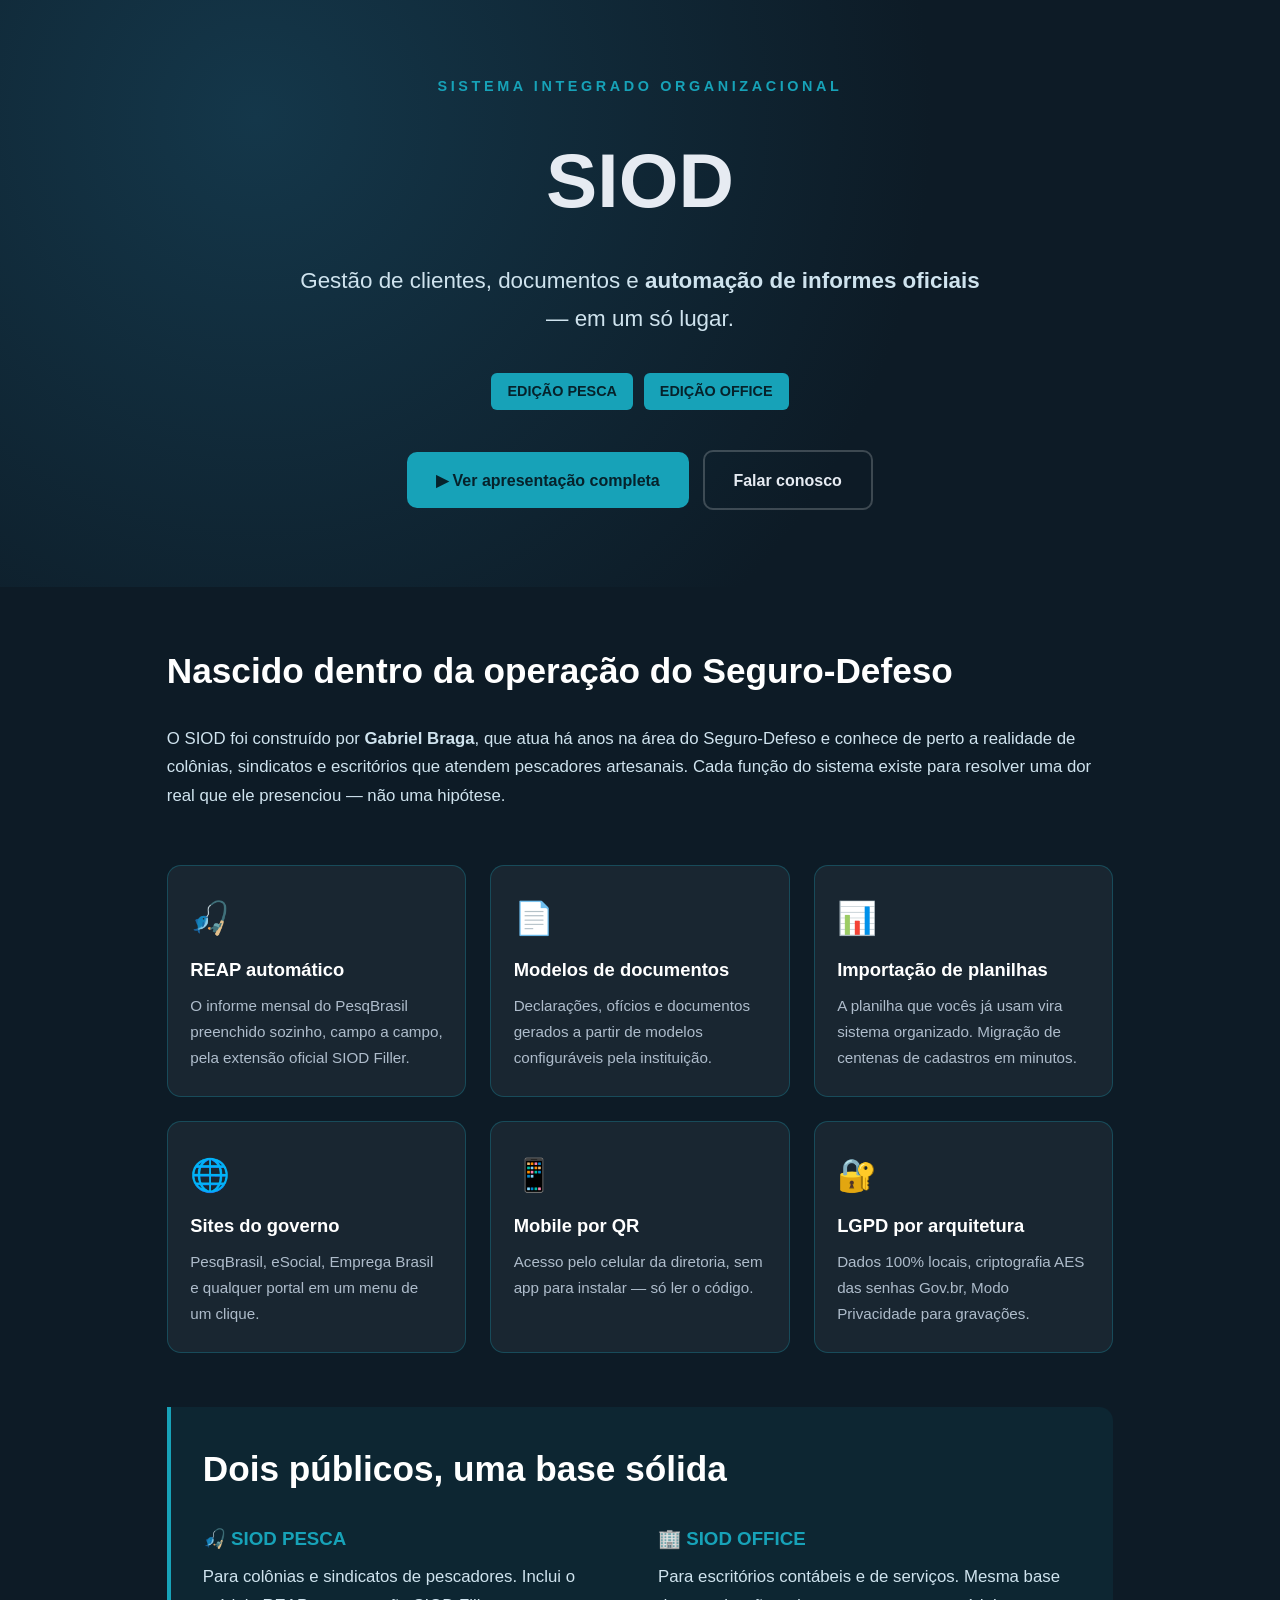
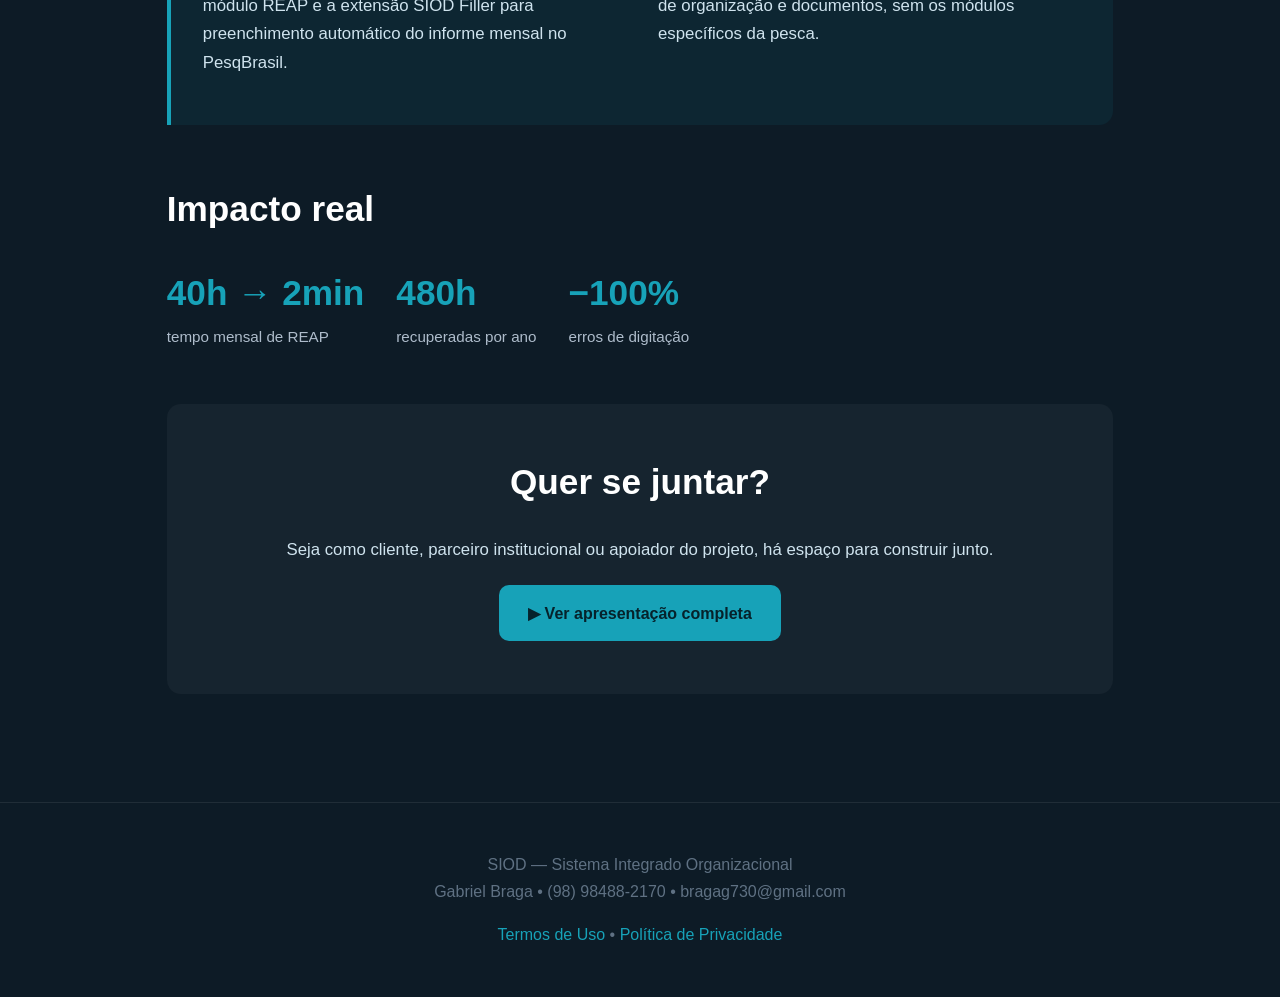
<file: index.html>
<!DOCTYPE html>
<html lang="pt-BR">
<head>
<meta charset="UTF-8">
<meta name="viewport" content="width=device-width, initial-scale=1.0">
<title>SIOD — Sistema Integrado Organizacional</title>
<link rel="stylesheet" href="style.css">
</head>
<body>
<header>
  <div class="hero">
    <span class="kicker">Sistema Integrado Organizacional</span>
    <h1>SIOD</h1>
    <p class="lead">Gestão de clientes, documentos e <b>automação de informes oficiais</b> — em um só lugar.</p>
    <div class="badges">
      <span class="badge">EDIÇÃO PESCA</span>
      <span class="badge">EDIÇÃO OFFICE</span>
    </div>
    <div class="cta">
      <a href="apresentacao/" class="btn btn-primary">▶ Ver apresentação completa</a>
      <a href="mailto:bragag730@gmail.com" class="btn btn-ghost">Falar conosco</a>
    </div>
  </div>
</header>

<main>
  <section class="bloco">
    <h2>Nascido dentro da operação do Seguro-Defeso</h2>
    <p>O SIOD foi construído por <b>Gabriel Braga</b>, que atua há anos na área do Seguro-Defeso e conhece de perto a realidade de colônias, sindicatos e escritórios que atendem pescadores artesanais. Cada função do sistema existe para resolver uma dor real que ele presenciou — não uma hipótese.</p>
  </section>

  <section class="bloco grid">
    <div class="card">
      <div class="ico">🎣</div>
      <h3>REAP automático</h3>
      <p>O informe mensal do PesqBrasil preenchido sozinho, campo a campo, pela extensão oficial SIOD Filler.</p>
    </div>
    <div class="card">
      <div class="ico">📄</div>
      <h3>Modelos de documentos</h3>
      <p>Declarações, ofícios e documentos gerados a partir de modelos configuráveis pela instituição.</p>
    </div>
    <div class="card">
      <div class="ico">📊</div>
      <h3>Importação de planilhas</h3>
      <p>A planilha que vocês já usam vira sistema organizado. Migração de centenas de cadastros em minutos.</p>
    </div>
    <div class="card">
      <div class="ico">🌐</div>
      <h3>Sites do governo</h3>
      <p>PesqBrasil, eSocial, Emprega Brasil e qualquer portal em um menu de um clique.</p>
    </div>
    <div class="card">
      <div class="ico">📱</div>
      <h3>Mobile por QR</h3>
      <p>Acesso pelo celular da diretoria, sem app para instalar — só ler o código.</p>
    </div>
    <div class="card">
      <div class="ico">🔐</div>
      <h3>LGPD por arquitetura</h3>
      <p>Dados 100% locais, criptografia AES das senhas Gov.br, Modo Privacidade para gravações.</p>
    </div>
  </section>

  <section class="bloco destaque">
    <h2>Dois públicos, uma base sólida</h2>
    <div class="duas-colunas">
      <div>
        <h3>🎣 SIOD PESCA</h3>
        <p>Para colônias e sindicatos de pescadores. Inclui o módulo REAP e a extensão SIOD Filler para preenchimento automático do informe mensal no PesqBrasil.</p>
      </div>
      <div>
        <h3>🏢 SIOD OFFICE</h3>
        <p>Para escritórios contábeis e de serviços. Mesma base de organização e documentos, sem os módulos específicos da pesca.</p>
      </div>
    </div>
  </section>

  <section class="bloco">
    <h2>Impacto real</h2>
    <div class="stats">
      <div class="stat"><b>40h → 2min</b><small>tempo mensal de REAP</small></div>
      <div class="stat"><b>480h</b><small>recuperadas por ano</small></div>
      <div class="stat"><b>−100%</b><small>erros de digitação</small></div>
    </div>
  </section>

  <section class="bloco cta-final">
    <h2>Quer se juntar?</h2>
    <p>Seja como cliente, parceiro institucional ou apoiador do projeto, há espaço para construir junto.</p>
    <a href="apresentacao/" class="btn btn-primary">▶ Ver apresentação completa</a>
  </section>
</main>

<footer>
  <p>SIOD — Sistema Integrado Organizacional</p>
  <p>Gabriel Braga • (98) 98488-2170 • bragag730@gmail.com</p>
  <p class="links">
    <a href="termos/">Termos de Uso</a> •
    <a href="privacidade/">Política de Privacidade</a>
  </p>
</footer>
</body>
</html>
</file>
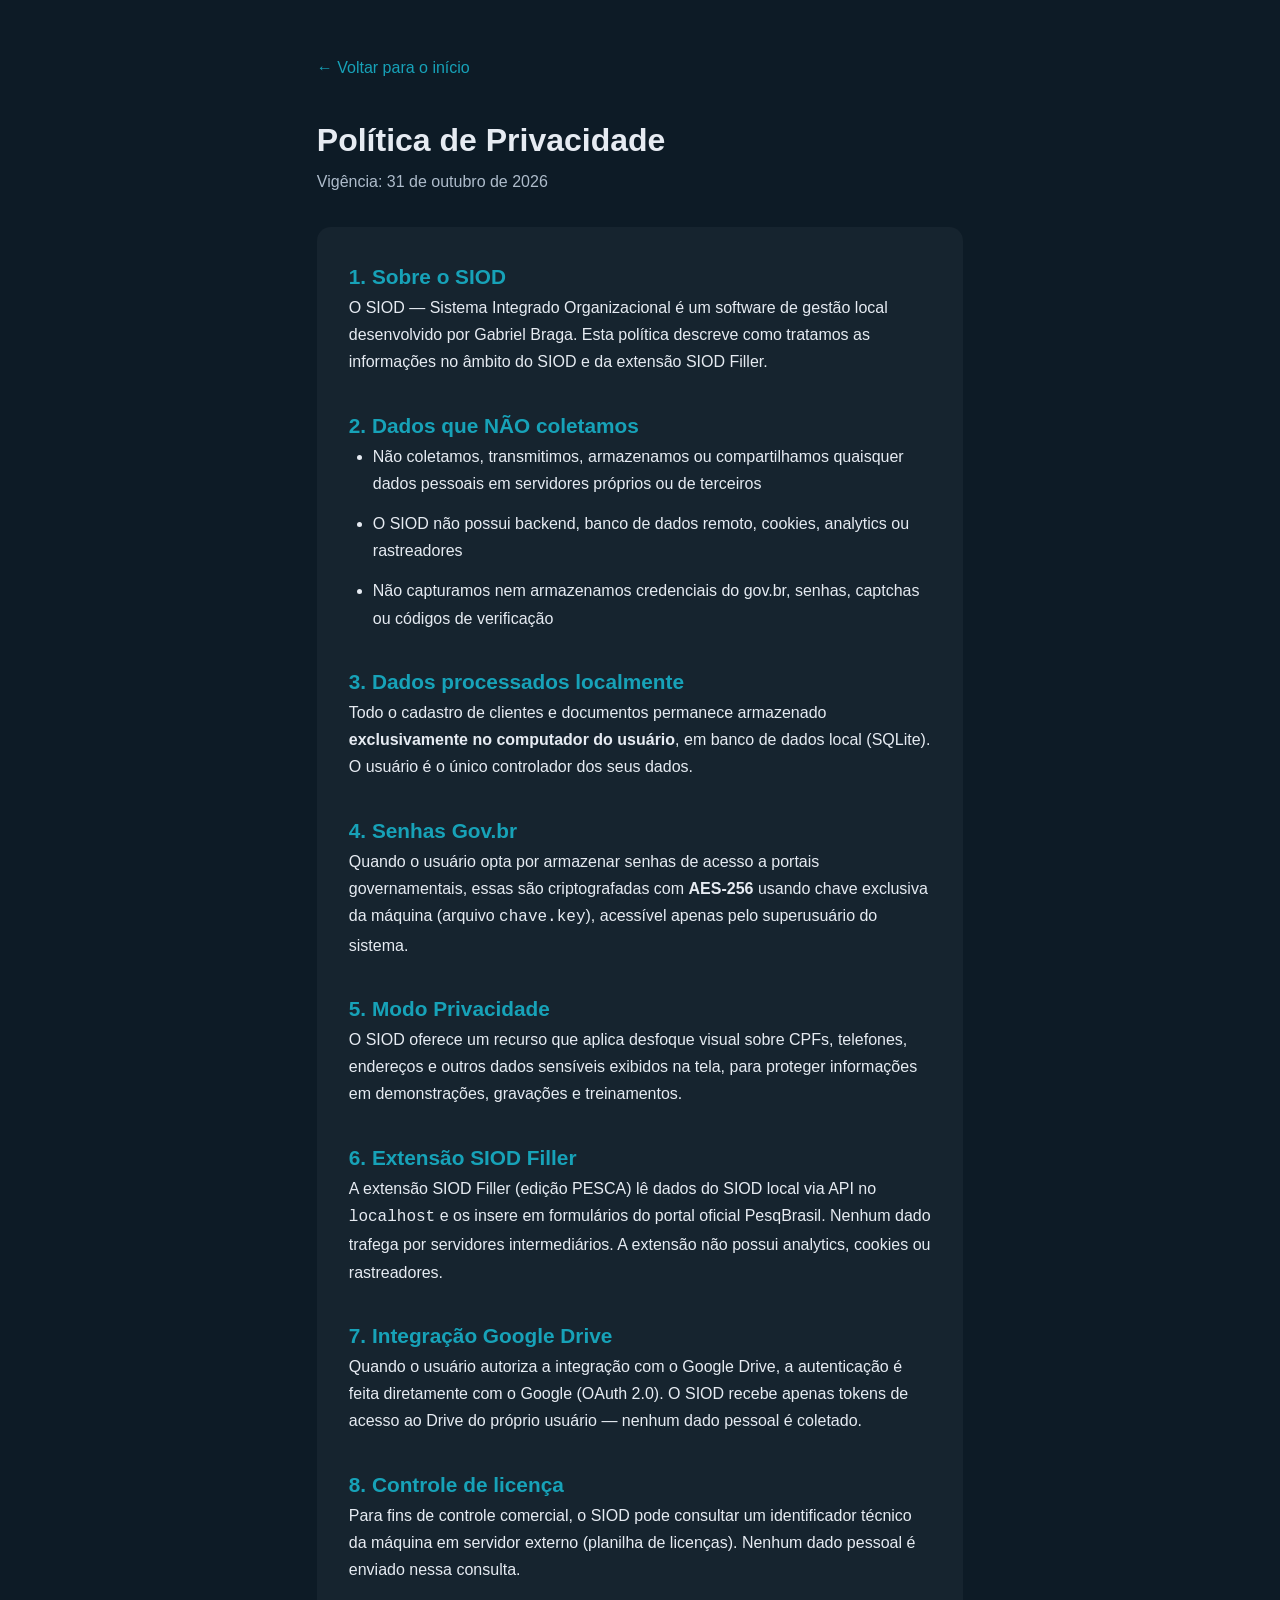
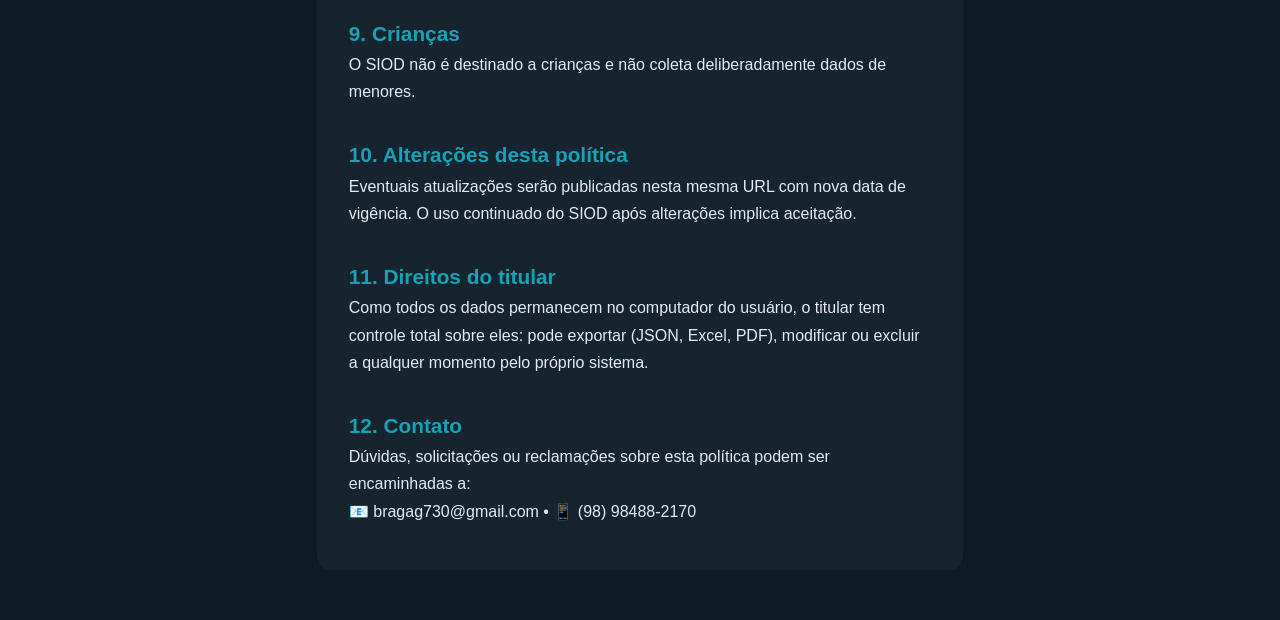
<file: privacidade/index.html>
<!DOCTYPE html>
<html lang="pt-BR">
<head>
<meta charset="UTF-8">
<meta name="viewport" content="width=device-width, initial-scale=1.0">
<title>Política de Privacidade — SIOD</title>
<link rel="stylesheet" href="../style.css">
<style>
  main { max-width: 800px; }
  .doc { background: rgba(255,255,255,.04); padding: 2rem; border-radius: 14px; margin-top: 2rem; }
  .doc h2 { font-size: 1.3rem; color: var(--teal); margin-top: 2rem; }
  .doc h2:first-child { margin-top: 0; }
  .doc p, .doc li { font-size: 1rem; margin-bottom: .8rem; }
  .doc ul { padding-left: 1.5rem; }
  .volta { display: inline-block; margin-bottom: 2rem; color: var(--teal); text-decoration: none; }
</style>
</head>
<body>
<main>
  <a href="../" class="volta">← Voltar para o início</a>
  <h1>Política de Privacidade</h1>
  <p class="lead" style="color:#aebccb; margin-bottom:2rem">Vigência: 31 de outubro de 2026</p>

  <div class="doc">
    <h2>1. Sobre o SIOD</h2>
    <p>O SIOD — Sistema Integrado Organizacional é um software de gestão local desenvolvido por Gabriel Braga. Esta política descreve como tratamos as informações no âmbito do SIOD e da extensão SIOD Filler.</p>

    <h2>2. Dados que NÃO coletamos</h2>
    <ul>
      <li>Não coletamos, transmitimos, armazenamos ou compartilhamos quaisquer dados pessoais em servidores próprios ou de terceiros</li>
      <li>O SIOD não possui backend, banco de dados remoto, cookies, analytics ou rastreadores</li>
      <li>Não capturamos nem armazenamos credenciais do gov.br, senhas, captchas ou códigos de verificação</li>
    </ul>

    <h2>3. Dados processados localmente</h2>
    <p>Todo o cadastro de clientes e documentos permanece armazenado <b>exclusivamente no computador do usuário</b>, em banco de dados local (SQLite). O usuário é o único controlador dos seus dados.</p>

    <h2>4. Senhas Gov.br</h2>
    <p>Quando o usuário opta por armazenar senhas de acesso a portais governamentais, essas são criptografadas com <b>AES-256</b> usando chave exclusiva da máquina (arquivo <code>chave.key</code>), acessível apenas pelo superusuário do sistema.</p>

    <h2>5. Modo Privacidade</h2>
    <p>O SIOD oferece um recurso que aplica desfoque visual sobre CPFs, telefones, endereços e outros dados sensíveis exibidos na tela, para proteger informações em demonstrações, gravações e treinamentos.</p>

    <h2>6. Extensão SIOD Filler</h2>
    <p>A extensão SIOD Filler (edição PESCA) lê dados do SIOD local via API no <code>localhost</code> e os insere em formulários do portal oficial PesqBrasil. Nenhum dado trafega por servidores intermediários. A extensão não possui analytics, cookies ou rastreadores.</p>

    <h2>7. Integração Google Drive</h2>
    <p>Quando o usuário autoriza a integração com o Google Drive, a autenticação é feita diretamente com o Google (OAuth 2.0). O SIOD recebe apenas tokens de acesso ao Drive do próprio usuário — nenhum dado pessoal é coletado.</p>

    <h2>8. Controle de licença</h2>
    <p>Para fins de controle comercial, o SIOD pode consultar um identificador técnico da máquina em servidor externo (planilha de licenças). Nenhum dado pessoal é enviado nessa consulta.</p>

    <h2>9. Crianças</h2>
    <p>O SIOD não é destinado a crianças e não coleta deliberadamente dados de menores.</p>

    <h2>10. Alterações desta política</h2>
    <p>Eventuais atualizações serão publicadas nesta mesma URL com nova data de vigência. O uso continuado do SIOD após alterações implica aceitação.</p>

    <h2>11. Direitos do titular</h2>
    <p>Como todos os dados permanecem no computador do usuário, o titular tem controle total sobre eles: pode exportar (JSON, Excel, PDF), modificar ou excluir a qualquer momento pelo próprio sistema.</p>

    <h2>12. Contato</h2>
    <p>Dúvidas, solicitações ou reclamações sobre esta política podem ser encaminhadas a:<br>
    📧 bragag730@gmail.com • 📱 (98) 98488-2170</p>
  </div>
</main>
</body>
</html>
</file>
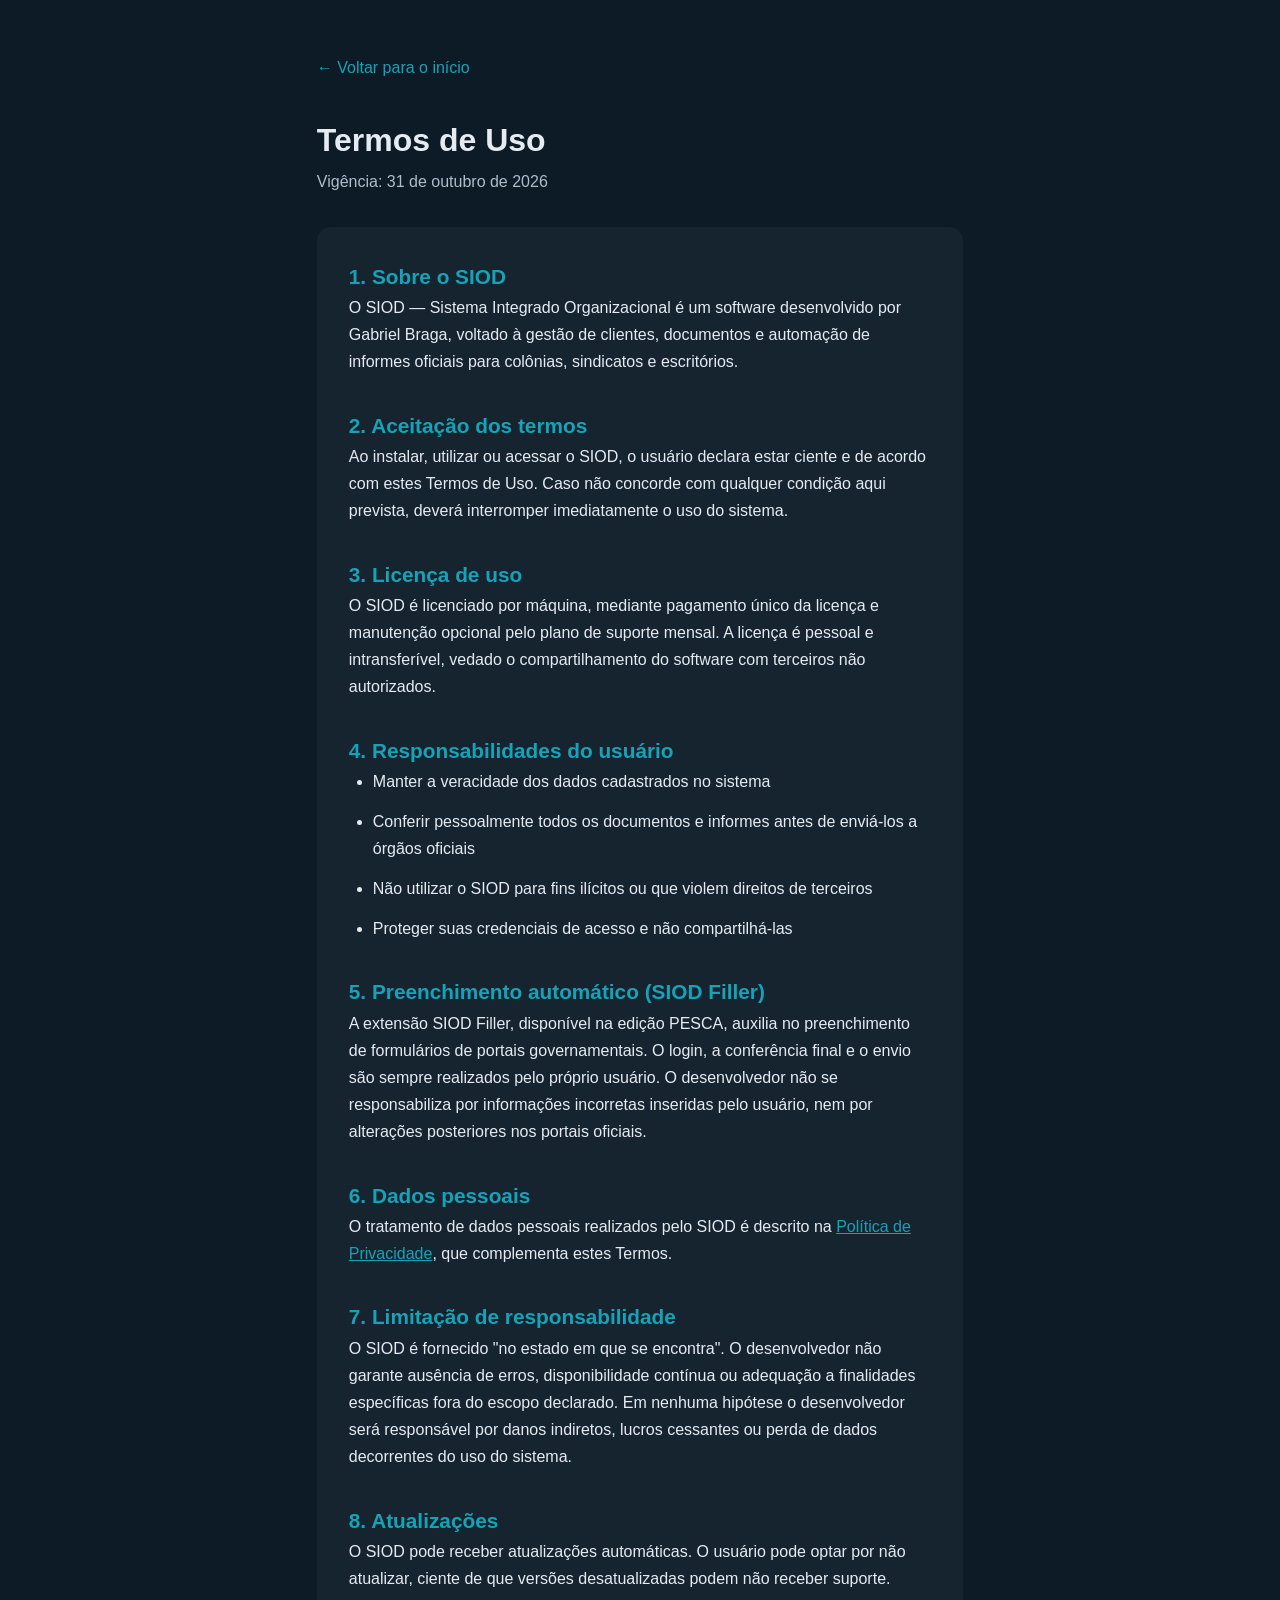
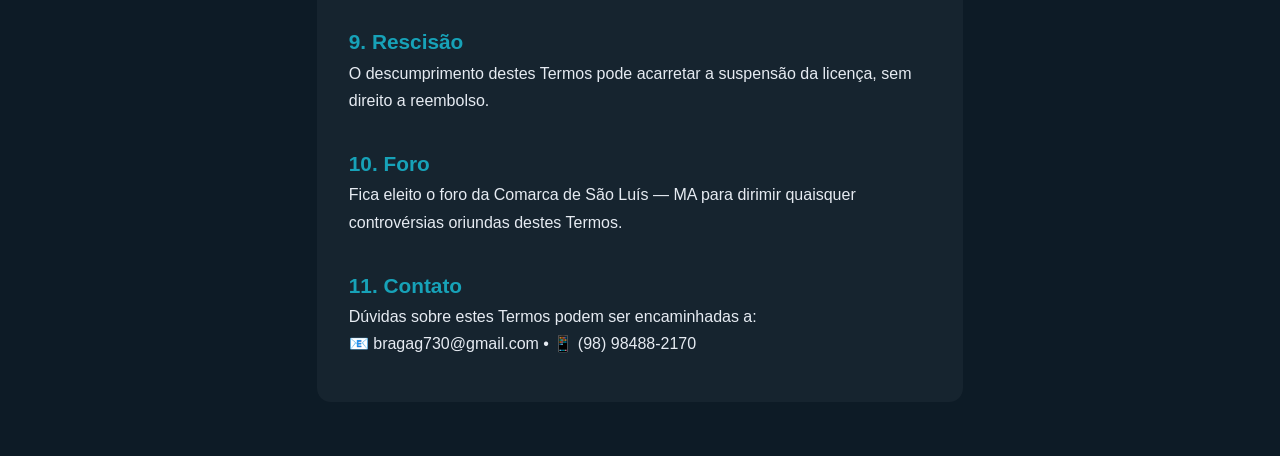
<file: termos/index.html>
<!DOCTYPE html>
<html lang="pt-BR">
<head>
<meta charset="UTF-8">
<meta name="viewport" content="width=device-width, initial-scale=1.0">
<title>Termos de Uso — SIOD</title>
<link rel="stylesheet" href="../style.css">
<style>
  main { max-width: 800px; }
  .doc { background: rgba(255,255,255,.04); padding: 2rem; border-radius: 14px; margin-top: 2rem; }
  .doc h2 { font-size: 1.3rem; color: var(--teal); margin-top: 2rem; }
  .doc h2:first-child { margin-top: 0; }
  .doc p, .doc li { font-size: 1rem; margin-bottom: .8rem; }
  .doc ul { padding-left: 1.5rem; }
  .volta { display: inline-block; margin-bottom: 2rem; color: var(--teal); text-decoration: none; }
</style>
</head>
<body>
<main>
  <a href="../" class="volta">← Voltar para o início</a>
  <h1>Termos de Uso</h1>
  <p class="lead" style="color:#aebccb; margin-bottom:2rem">Vigência: 31 de outubro de 2026</p>

  <div class="doc">
    <h2>1. Sobre o SIOD</h2>
    <p>O SIOD — Sistema Integrado Organizacional é um software desenvolvido por Gabriel Braga, voltado à gestão de clientes, documentos e automação de informes oficiais para colônias, sindicatos e escritórios.</p>

    <h2>2. Aceitação dos termos</h2>
    <p>Ao instalar, utilizar ou acessar o SIOD, o usuário declara estar ciente e de acordo com estes Termos de Uso. Caso não concorde com qualquer condição aqui prevista, deverá interromper imediatamente o uso do sistema.</p>

    <h2>3. Licença de uso</h2>
    <p>O SIOD é licenciado por máquina, mediante pagamento único da licença e manutenção opcional pelo plano de suporte mensal. A licença é pessoal e intransferível, vedado o compartilhamento do software com terceiros não autorizados.</p>

    <h2>4. Responsabilidades do usuário</h2>
    <ul>
      <li>Manter a veracidade dos dados cadastrados no sistema</li>
      <li>Conferir pessoalmente todos os documentos e informes antes de enviá-los a órgãos oficiais</li>
      <li>Não utilizar o SIOD para fins ilícitos ou que violem direitos de terceiros</li>
      <li>Proteger suas credenciais de acesso e não compartilhá-las</li>
    </ul>

    <h2>5. Preenchimento automático (SIOD Filler)</h2>
    <p>A extensão SIOD Filler, disponível na edição PESCA, auxilia no preenchimento de formulários de portais governamentais. O login, a conferência final e o envio são sempre realizados pelo próprio usuário. O desenvolvedor não se responsabiliza por informações incorretas inseridas pelo usuário, nem por alterações posteriores nos portais oficiais.</p>

    <h2>6. Dados pessoais</h2>
    <p>O tratamento de dados pessoais realizados pelo SIOD é descrito na <a href="../privacidade/" style="color:var(--teal)">Política de Privacidade</a>, que complementa estes Termos.</p>

    <h2>7. Limitação de responsabilidade</h2>
    <p>O SIOD é fornecido "no estado em que se encontra". O desenvolvedor não garante ausência de erros, disponibilidade contínua ou adequação a finalidades específicas fora do escopo declarado. Em nenhuma hipótese o desenvolvedor será responsável por danos indiretos, lucros cessantes ou perda de dados decorrentes do uso do sistema.</p>

    <h2>8. Atualizações</h2>
    <p>O SIOD pode receber atualizações automáticas. O usuário pode optar por não atualizar, ciente de que versões desatualizadas podem não receber suporte.</p>

    <h2>9. Rescisão</h2>
    <p>O descumprimento destes Termos pode acarretar a suspensão da licença, sem direito a reembolso.</p>

    <h2>10. Foro</h2>
    <p>Fica eleito o foro da Comarca de São Luís — MA para dirimir quaisquer controvérsias oriundas destes Termos.</p>

    <h2>11. Contato</h2>
    <p>Dúvidas sobre estes Termos podem ser encaminhadas a:<br>
    📧 bragag730@gmail.com • 📱 (98) 98488-2170</p>
  </div>
</main>
</body>
</html>
</file>
<file: style.css>
* { margin:0; padding:0; box-sizing:border-box; }
:root {
  --azul: #0d1b26;
  --teal: #17a2b8;
  --cinza: #e6ebf2;
  --cinza-escuro: #5f7183;
}
body {
  font-family: 'Segoe UI', Arial, sans-serif;
  background: var(--azul);
  color: var(--cinza);
  line-height: 1.7;
}
header {
  background: radial-gradient(circle at 20% 20%, #14374a 0%, #0d1b26 60%);
  padding: 8vh 8vw;
  text-align: center;
}
.hero h1 { font-size: clamp(2.5rem, 6vw, 5rem); font-weight: 800; margin: 1rem 0; }
.hero .kicker {
  color: var(--teal); font-weight: 800; letter-spacing: .25em;
  font-size: .9rem; text-transform: uppercase;
}
.hero .lead { font-size: clamp(1rem, 1.8vw, 1.4rem); max-width: 700px; margin: 0 auto; color: #cfe3ee; }
.badges { margin: 2rem 0; }
.badge {
  display: inline-block; background: var(--teal); color: #06222b;
  font-weight: 800; border-radius: 6px; padding: .4rem 1rem; margin: .2rem;
  font-size: .9rem;
}
.btn {
  display: inline-block; padding: .9rem 1.8rem; border-radius: 10px;
  font-weight: 700; text-decoration: none; margin: .3rem;
  transition: transform .15s;
}
.btn:hover { transform: translateY(-2px); }
.btn-primary { background: var(--teal); color: #06222b; }
.btn-ghost { background: transparent; color: var(--cinza); border: 2px solid rgba(255,255,255,.2); }
main { max-width: 1100px; margin: 0 auto; padding: 6vh 6vw; }
.bloco { margin-bottom: 6vh; }
.bloco h2 { font-size: clamp(1.5rem, 3vw, 2.2rem); margin-bottom: 1.5rem; color: #fff; }
.bloco h2 b { color: var(--teal); }
.bloco p { font-size: 1.05rem; color: #cfe3ee; margin-bottom: 1rem; }
.grid { display: grid; grid-template-columns: repeat(auto-fit, minmax(260px, 1fr)); gap: 1.5rem; margin-top: 1rem; }
.card {
  background: rgba(255,255,255,.05); border: 1px solid rgba(23,162,184,.3);
  border-radius: 14px; padding: 1.6rem 1.4rem;
}
.card .ico { font-size: 2rem; margin-bottom: .5rem; }
.card h3 { color: #fff; margin-bottom: .5rem; font-size: 1.15rem; }
.card p { font-size: .95rem; color: #aebccb; margin: 0; }
.duas-colunas { display: grid; grid-template-columns: 1fr 1fr; gap: 2rem; }
.duas-colunas h3 { color: var(--teal); margin-bottom: .5rem; }
.destaque {
  background: rgba(23,162,184,.08); border-left: 4px solid var(--teal);
  padding: 2rem; border-radius: 0 14px 14px 0;
}
.stats { display: flex; flex-wrap: wrap; gap: 2rem; margin-top: 1rem; }
.stat b { display: block; font-size: 2.2rem; color: var(--teal); font-weight: 800; }
.stat small { color: #aebccb; font-size: .95rem; }
.cta-final {
  text-align: center; background: rgba(255,255,255,.04);
  padding: 3rem; border-radius: 14px;
}
footer {
  text-align: center; padding: 3rem 2rem; color: var(--cinza-escuro);
  border-top: 1px solid rgba(255,255,255,.08);
}
footer .links { margin-top: 1rem; }
footer .links a { color: var(--teal); text-decoration: none; }
@media (max-width: 640px) {
  .duas-colunas { grid-template-columns: 1fr; }
  main { padding: 4vh 5vw; }
}
</file>
